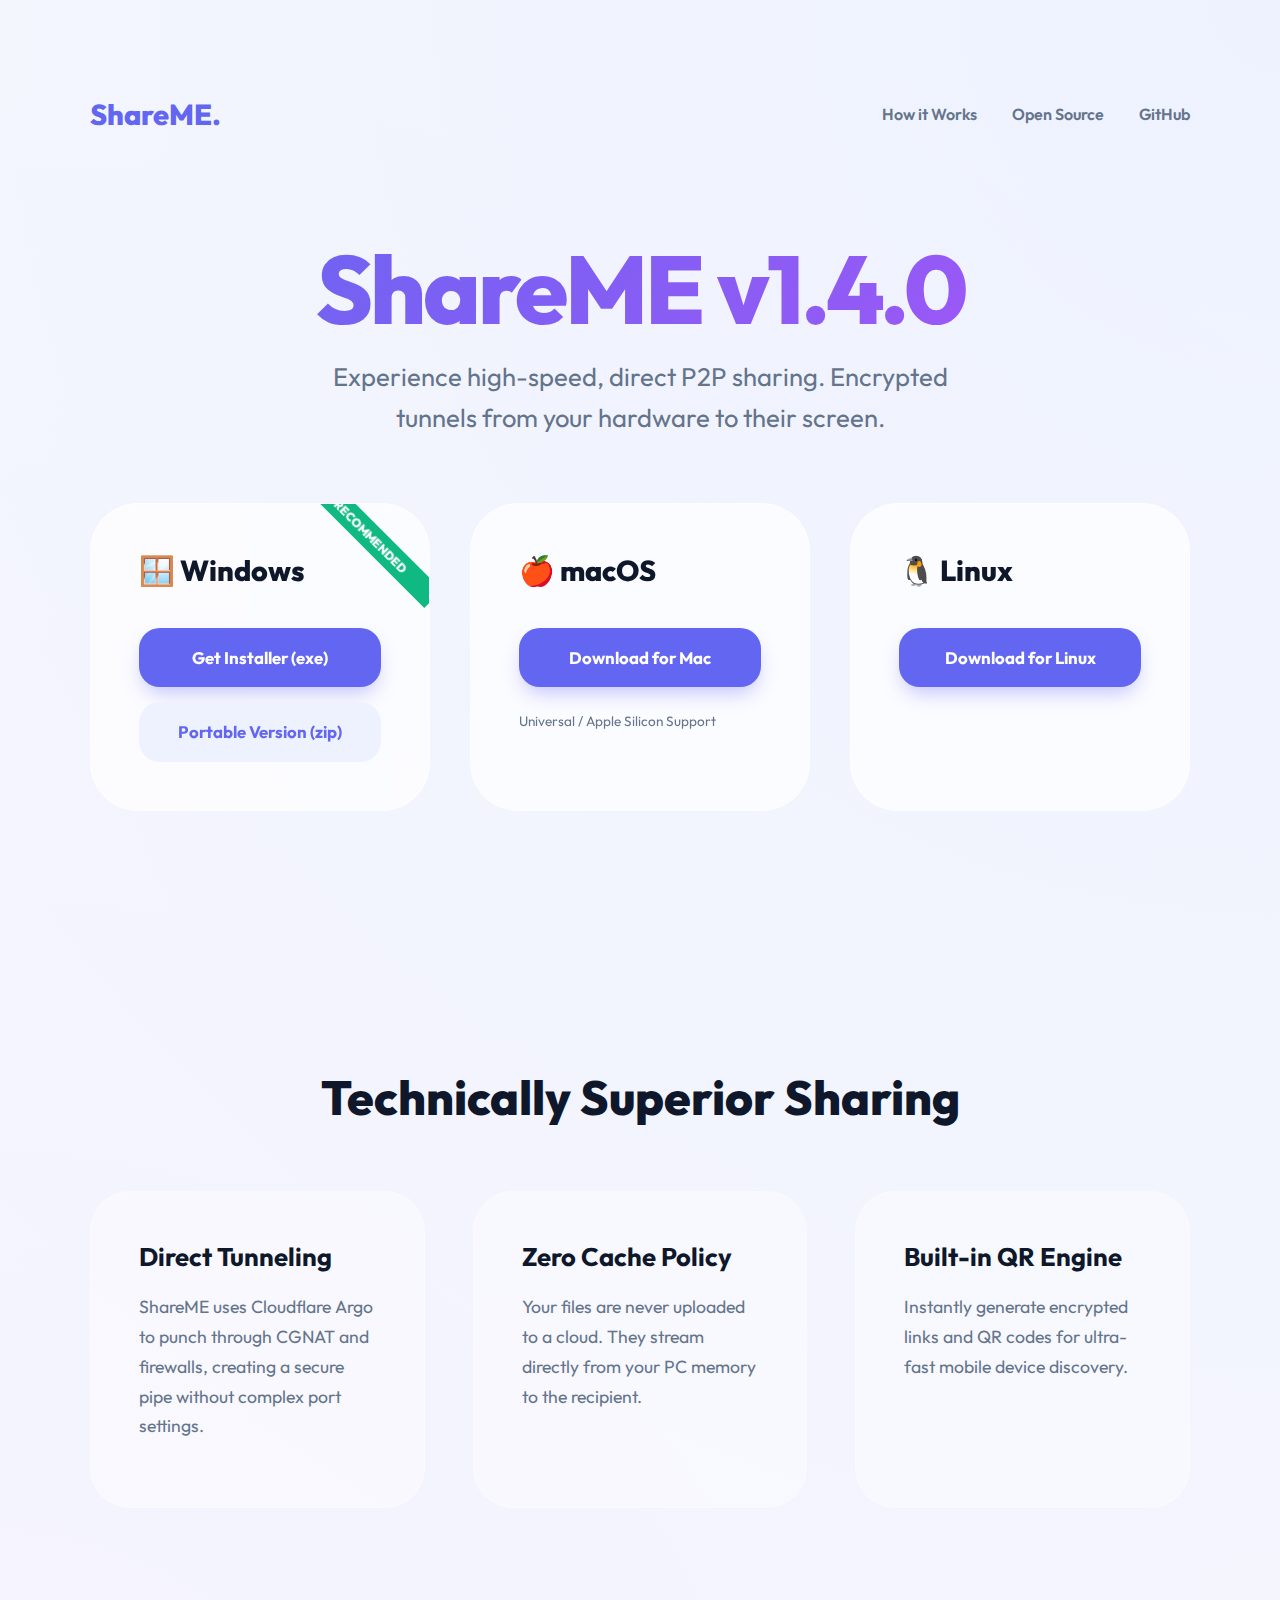
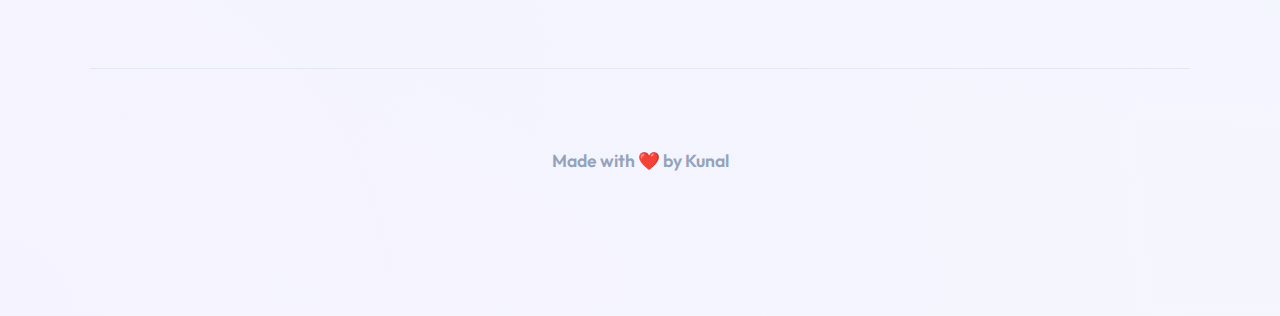
<file: index.html>
<!DOCTYPE html>
<html lang="en">

<head>
    <meta charset="UTF-8">
    <meta name="viewport" content="width=device-width, initial-scale=1.0">
    <meta name="description"
        content="ShareMe - Premium P2P File Sharing. Open-source direct file transfer powered by Cloudflare Tunnels. Secure, encrypted, and no size limits.">
    <meta name="keywords"
        content="P2P File Sharing, Direct File Transfer, Open Source, Send Large Files, ShareMe, Secure File Transfer, Cloudflare Tunnel Sharing">
    <meta name="author" content="Kunal">
    <title>ShareME | Premium Open Source P2P Sharing</title>
    <link rel="icon" type="image/x-icon" href="favicon.ico">
    <link href="https://fonts.googleapis.com/css2?family=Outfit:wght@300;400;600;800&display=swap" rel="stylesheet">
    <style>
        :root {
            --primary: #6366f1;
            --primary-light: #818cf8;
            --bg: #f8fafc;
            --text: #0f172a;
            --glass: rgba(255, 255, 255, 0.7);
        }

        body {
            font-family: 'Outfit', sans-serif;
            background-color: var(--bg);
            background-image: radial-gradient(circle at top right, #eef2ff, transparent), radial-gradient(circle at bottom left, #f5f3ff, transparent);
            color: var(--text);
            margin: 0;
            overflow-x: hidden;
            scroll-behavior: smooth;
        }

        .container {
            max-width: 1100px;
            margin: 0 auto;
            padding: 4rem 2rem;
            text-align: center;
        }

        nav {
            display: flex;
            justify-content: space-between;
            align-items: center;
            padding: 2rem 0;
        }

        .nav-logo {
            font-size: 1.8rem;
            font-weight: 800;
            color: var(--primary);
        }

        .nav-links a {
            text-decoration: none;
            color: #64748b;
            font-weight: 600;
            margin-left: 2rem;
            transition: color 0.3s;
        }

        .nav-links a:hover {
            color: var(--primary);
        }

        .hero {
            padding: 4rem 0 6rem;
        }

        h1 {
            font-size: 6rem;
            margin: 0;
            font-weight: 800;
            background: linear-gradient(135deg, #6366f1, #a855f7);
            -webkit-background-clip: text;
            background-clip: text;
            -webkit-text-fill-color: transparent;
            letter-spacing: -3px;
        }

        .subtitle {
            font-size: 1.6rem;
            color: #64748b;
            margin: 0.5rem 0 4rem;
            max-width: 700px;
            margin-left: auto;
            margin-right: auto;
            line-height: 1.6;
        }

        .download-box {
            display: grid;
            grid-template-columns: repeat(auto-fit, minmax(320px, 1fr));
            gap: 2.5rem;
            margin: 2rem 0;
        }

        .platform-card {
            background: var(--glass);
            padding: 3rem;
            border-radius: 3rem;
            border: 1px solid rgba(255, 255, 255, 0.5);
            transition: all 0.4s cubic-bezier(0.175, 0.885, 0.32, 1.275);
            text-align: left;
            backdrop-filter: blur(15px);
            position: relative;
            overflow: hidden;
        }

        .platform-card:hover {
            transform: translateY(-12px);
            background: white;
            box-shadow: 0 40px 80px -20px rgba(99, 102, 241, 0.2);
        }

        .badge {
            position: absolute;
            top: 20px;
            right: -30px;
            background: #10b981;
            color: white;
            padding: 5px 40px;
            font-size: 0.75rem;
            font-weight: 800;
            transform: rotate(45deg);
        }

        .platform-title {
            font-size: 1.8rem;
            font-weight: 800;
            margin-bottom: 2.5rem;
            display: flex;
            align-items: center;
            gap: 15px;
        }

        .btn-stack {
            display: flex;
            flex-direction: column;
            gap: 15px;
        }

        .btn {
            padding: 1.2rem 1.5rem;
            border-radius: 1.3rem;
            text-decoration: none;
            font-weight: 700;
            font-size: 1.05rem;
            transition: all 0.3s ease;
            display: flex;
            align-items: center;
            justify-content: center;
            gap: 12px;
        }

        .btn-primary {
            background: var(--primary);
            color: white;
            box-shadow: 0 10px 20px -5px rgba(99, 102, 241, 0.4);
        }

        .btn-secondary {
            background: #EEF2FF;
            color: var(--primary);
        }

        .btn:hover {
            transform: scale(1.04);
            filter: brightness(1.1);
        }

        .section-title {
            font-size: 3rem;
            font-weight: 800;
            margin: 8rem 0 4rem;
        }

        .grid-3 {
            display: grid;
            grid-template-columns: repeat(auto-fit, minmax(280px, 1fr));
            gap: 3rem;
            text-align: left;
        }

        .info-card {
            background: rgba(255, 255, 255, 0.4);
            padding: 3rem;
            border-radius: 2.5rem;
            border: 1px solid rgba(255, 255, 255, 0.2);
            transition: glass 0.3s;
        }

        .info-card:hover {
            background: white;
        }

        .info-card h3 {
            margin: 0 0 1.2rem;
            font-size: 1.6rem;
        }

        .info-card p {
            color: #64748b;
            line-height: 1.7;
            font-size: 1.1rem;
        }

        footer {
            margin-top: 10rem;
            padding: 5rem 2rem;
            border-top: 1px solid #e2e8f0;
            color: #94a3b8;
            font-weight: 600;
            font-size: 1.1rem;
        }

        .heart {
            color: #f43f5e;
            animation: pulse 1.5s infinite;
            display: inline-block;
        }

        @keyframes pulse {

            0%,
            100% {
                transform: scale(1);
            }

            50% {
                transform: scale(1.3);
            }
        }
    </style>
</head>

<body>
    <div class="container">
        <nav>
            <div class="nav-logo">ShareME.</div>
            <div class="nav-links">
                <a href="#how">How it Works</a>
                <a href="#oss">Open Source</a>
                <a href="https://github.com/kunalsinghks/ShareMe">GitHub</a>
            </div>
        </nav>

        <section class="hero">
            <h1>ShareME v1.4.0</h1>
            <p class="subtitle">Experience high-speed, direct P2P sharing. Encrypted tunnels from your hardware to their
                screen.</p>

            <div class="download-box">
                <!-- Windows -->
                <div class="platform-card">
                    <div class="badge">RECOMMENDED</div>
                    <div class="platform-title">🪟 Windows</div>
                    <div class="btn-stack">
                        <a href="https://github.com/kunalsinghks/ShareMe/releases/download/v1.4.0/ShareMe_Windows_Installer_v1.4.0.exe"
                            class="btn btn-primary">
                            <span>Get Installer (exe)</span>
                        </a>
                        <a href="https://github.com/kunalsinghks/ShareMe/releases/download/v1.4.0/ShareMe_Windows_Portable_v1.4.0.zip"
                            class="btn btn-secondary">
                            <span>Portable Version (zip)</span>
                        </a>
                    </div>
                </div>

                <!-- macOS -->
                <div class="platform-card">
                    <div class="platform-title">🍎 macOS</div>
                    <div class="btn-stack">
                        <a href="https://github.com/kunalsinghks/ShareMe/releases/download/v1.4.0/ShareMe_Mac_Portable_v1.4.0.zip"
                            class="btn btn-primary">
                            <span>Download for Mac</span>
                        </a>
                        <p style="font-size: 0.85rem; color: #64748b; margin-top: 10px;">Universal / Apple Silicon
                            Support</p>
                    </div>
                </div>

                <!-- Linux -->
                <div class="platform-card">
                    <div class="platform-title">🐧 Linux</div>
                    <div class="btn-stack">
                        <a href="https://github.com/kunalsinghks/ShareMe/releases/download/v1.4.0/ShareMe_Linux_Portable_v1.4.0.tar.gz"
                            class="btn btn-primary">
                            <span>Download for Linux</span>
                        </a>
                    </div>
                </div>
            </div>
        </section>

        <h2 id="how" class="section-title">Technically Superior Sharing</h2>
        <div class="grid-3">
            <div class="info-card">
                <h3>Direct Tunneling</h3>
                <p>ShareME uses Cloudflare Argo to punch through CGNAT and firewalls, creating a secure pipe without
                    complex port settings.</p>
            </div>
            <div class="info-card">
                <h3>Zero Cache Policy</h3>
                <p>Your files are never uploaded to a cloud. They stream directly from your PC memory to the recipient.
                </p>
            </div>
            <div class="info-card">
                <h3>Built-in QR Engine</h3>
                <p>Instantly generate encrypted links and QR codes for ultra-fast mobile device discovery.</p>
            </div>
        </div>

        <footer>
            Made with <span class="heart">❤️</span> by Kunal
        </footer>
    </div>
</body>

</html>
</file>
